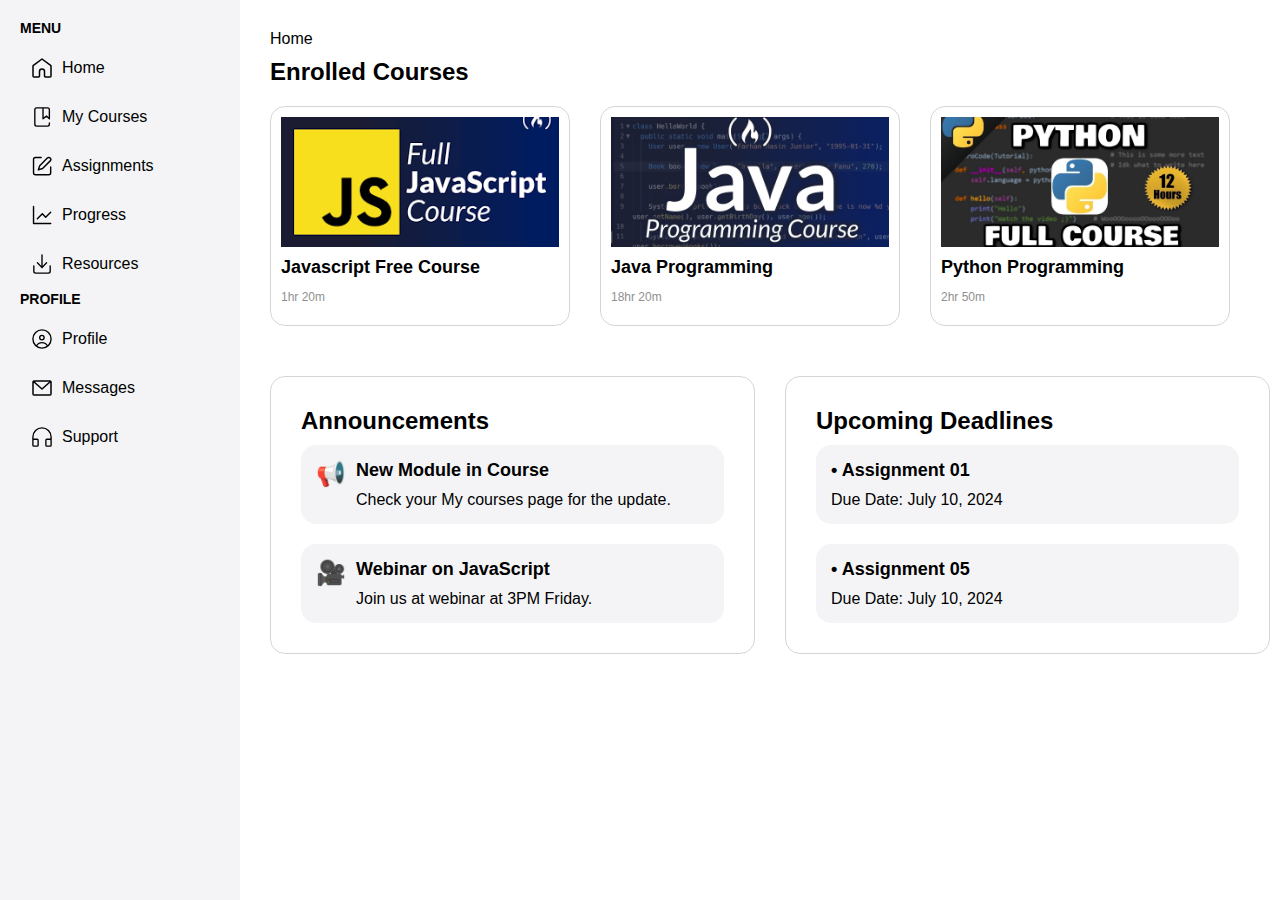
<file: index.html>
<!DOCTYPE html>
<html lang="en">
<head>
    <meta charset="UTF-8">
    <meta name="viewport" content="width=device-width, initial-scale=1.0">
    <title>Dashboard | Home</title>
    <link rel="stylesheet" href="styles.css">
    <link rel="shortcut icon" href="/assets/favicon.png" type="image/x-icon">
</head>
<body>
    <div class="main">
        <div>
            <div id="sidebar-container"></div>  
        </div>
        <div class="content">
            <p>Home</p>
            <!---  The actual section  --->
            <div class="courses">
                <h2>Enrolled Courses</h2>
                <div class="cards">
                    <div class="card">
                        <img src="./assets/js.png" alt="">
                        <h3>Javascript Free Course</h3>
                        <p>1hr 20m</p>
                    </div>
                    <div class="card">
                        <img src="./assets/java.jpg" alt="">
                        <h3>Java Programming</h3>
                        <p>18hr 20m</p>
                    </div>
                    <div class="card">
                        <img src="./assets/python.jpg" alt="">
                        <h3>Python Programming</h3>
                        <p>2hr 50m</p>
                    </div>
                </div>
            </div>
            
            <div class="info">
                <div class="ann">
                    <h2>Announcements</h2>
                    <div class="list">

                        <div class="item">
                            <div class="ann-icon">📢</div>
                            <div class="ann-content">
                                <h3>New Module in Course</h3>
                                <p>Check your My courses page for the update.</p>
                            </div>
                        </div>

                        <div class="item">
                            <div class="ann-icon">🎥</div>
                            <div class="ann-content">
                                <h3>Webinar on JavaScript</h3>
                                <p>Join us at webinar at 3PM Friday.</p>
                            </div>
                        </div>
                    </div>
                </div>

                <div class="deadlines">
                    <h2>Upcoming Deadlines</h2>

                    <div class="list">

                        <div class="item">
                            <div class="deadline-content">
                                <h3>• Assignment 01</h3>
                                <p>Due Date: July 10, 2024</p>
                            </div>
                        </div>
                         
                        <div class="item">
                            <div class="deadline-content">
                                <h3>• Assignment 05</h3>
                                <p>Due Date: July 10, 2024</p>
                            </div>
                        </div>

                    </div>
                </div>

            </div>
        </div>
    </div>
    <script>
        fetch('sidebar.html')
            .then(response => response.text())
            .then(data => {
                document.getElementById('sidebar-container').innerHTML = data;
            });
    </script>
</body>
</html>
</file>
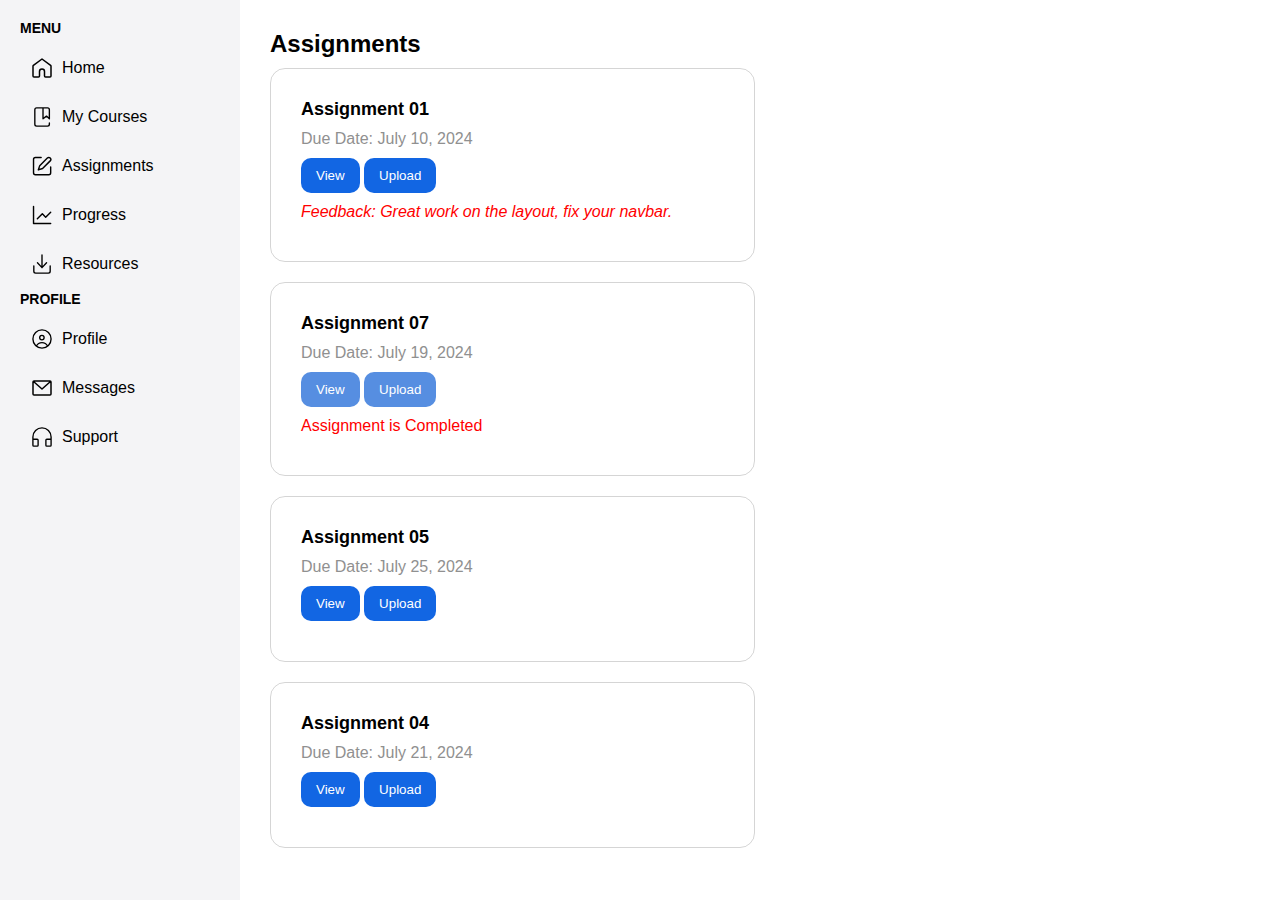
<file: assign.html>
<!DOCTYPE html>
<html lang="en">
<head>
    <meta charset="UTF-8">
    <meta name="viewport" content="width=device-width, initial-scale=1.0">
    <title>Dashboard | Assignments</title>
    <link rel="stylesheet" href="styles.css">
    <link rel="shortcut icon" href="/assets/favicon.png" type="image/x-icon">
</head>
<body>
    <div class="main">
        <div>
            <div id="sidebar-container"></div>  
        </div>

        <div class="content">
            <p></p>
            <!---  The actual section  --->
            <div class="assignments">
                <h2>Assignments</h2>
                <div class="assign-cards">
                    <div class="a-card">
                        <h3>Assignment 01</h3>
                        <p>Due Date: July 10, 2024</p>
                        <button onclick="openPDF('pdfs/Assignment01.pdf')">View</button>
                        <button onclick="showModal(this)">Upload</button>
                        <p class="status" style="margin: 10px 0; color: red;"><i>Feedback: Great work on the layout, fix your navbar.</i></p>
                    </div>

                    <div class="a-card">
                        <h3>Assignment 07</h3>
                        <p>Due Date: July 19, 2024</p>
                        <button style="background-color: #568ee1;"onclick="openPDF('pdfs/Assignment02.pdf')">View</button>
                        <button style="background-color: #568ee1;">Upload</button>
                        <p class="status" style="color : red; margin-top : 10px">Assignment is Completed</p>
                    </div>
                    
                    <div class="a-card">
                        <h3>Assignment 05</h3>
                        <p>Due Date: July 25, 2024</p>
                        <button onclick="openPDF('pdfs/Assignment01.pdf')">View</button>
                        <button onclick="showModal(this)">Upload</button>
                        <p class="status"></p>
                    </div>

                    <div class="a-card">
                        <h3>Assignment 04</h3>
                        <p>Due Date: July 21, 2024</p>
                        <button onclick="openPDF('pdfs/Assignment02.pdf')">View</button>
                        <button onclick="showModal(this)">Upload</button>
                        <p class="status"></p>
                    </div>
                </div>
            </div>
        </div>

        <div class="modal-main" id="modal-c">
            <div class="modal" id="modal">
                <div class="MContent">
                    <div class="top">
                        <h2>Submission</h2>
                        <div class="close" onclick="closeModal()">&times;</div>
                    </div>
                    <form id="submit-form">
                        <input type="file" required>
                        <button type="submit">Submit</button>
                    </form>
                </div>
            </div>
        </div>
    </div>
    
    <script>
        fetch('sidebar.html')
            .then(response => response.text())
            .then(data => {
                document.getElementById('sidebar-container').innerHTML = data;
            });

        let btn;

        function showModal(button) {
            document.getElementById("modal-c").style.transition = 'all 0.3s ease'
            document.getElementById("modal-c").style.display = 'flex';
            btn = button;
        }

        function closeModal() {
            document.getElementById("modal-c").style.display = 'none';
        }

        document.getElementById("submit-form").onsubmit = function(e) {
            e.preventDefault();
            alert("Assignment submitted");
            closeModal();

            const buttons = btn.parentElement.querySelectorAll("button");
            buttons.forEach(button => {
                button.style.backgroundColor = "#568ee1";
                button.disabled = true;
            });

            const statusElement = btn.parentElement.querySelector(".status");
            statusElement.textContent = "Assignment is completed";
            statusElement.classList.add("completed");
        }

        function openPDF(pdfUrl) {
            window.open(pdfUrl, '_blank');
        }
    </script>
</body>
</html>
</file>
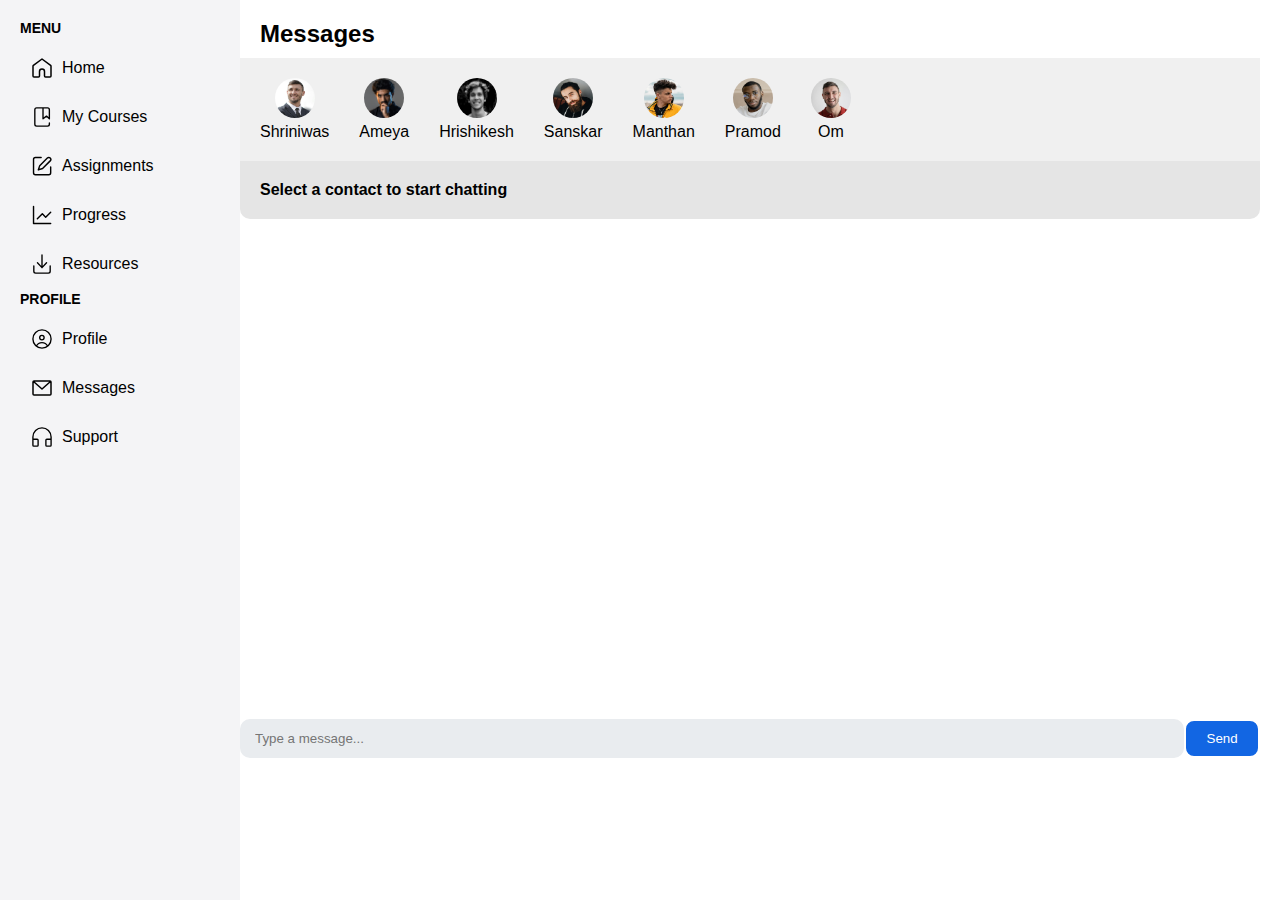
<file: messages.html>
<!DOCTYPE html>
<html lang="en">

<head>
    <meta charset="UTF-8">
    <meta name="viewport" content="width=device-width, initial-scale=1.0">
    <title>Dashboard | Messages</title>
    <link rel="stylesheet" href="styles.css">
    <link rel="shortcut icon" href="/assets/favicon.png" type="image/x-icon">
</head>

<body>
    <div>
        <div id="sidebar-container"></div>  
    </div>
    <div class="msghead">
        <h2 style="margin-left: 20px;">Messages</h2>
        <div id="app">
            <div id="navbar"></div>
            <div id="chat">
                <div id="chat-header">Select a contact to start chatting</div>
                <div id="messages"></div>
                <div id="input-area">
                    <input type="text" id="message-input" placeholder="Type a message...">
                    <button id="send-button">Send</button>
                </div>
            </div>
        </div> 
    </div>
        <script>
            
        const contacts = [
            { name: 'Shriniwas', pfp: 'pfps/shriniwas.jpg', lastMessage: 'Hey there!' },
            { name: 'Ameya', pfp: 'pfps/ameya.jpg', lastMessage: 'How are you?' },
            { name: 'Hrishikesh', pfp: 'pfps/hrishi.jpg', lastMessage: 'See you soon' },
            { name: 'Sanskar', pfp: 'pfps/sanskar.jpg', lastMessage: 'Thanks!' },
            { name: 'Manthan', pfp: 'pfps/manthan.jpg', lastMessage: 'Bye!' },
            { name: 'Pramod', pfp: 'pfps/pramod.jpg', lastMessage: 'Got it!' },
            { name: 'Om', pfp: 'pfps/om.jpg', lastMessage: 'See you soon' }
        ];

        let currentContact = null;
        const userPfp = 'pfps/profile.jpg';

        function loadContacts() {
            const navbar = document.getElementById('navbar');
            contacts.forEach(contact => {
                const div = document.createElement('div');
                div.className = 'contact';
                div.innerHTML = `
                    <img src="${contact.pfp}" alt="${contact.name}">
                    <div>${contact.name}</div>
                `;
                div.onclick = () => selectContact(contact);
                navbar.appendChild(div);
            });
        }

        function selectContact(contact) {
            currentContact = contact;
            document.getElementById('messages').innerHTML = `
                <div class="message other-message">
                    <img src="${contact.pfp}" alt="Profile Picture">
                    <span>${contact.lastMessage}</span>
                </div>
            `;
            document.getElementById('chat-header').textContent = contact.name;
        }

        function sendMessage() {
            const input = document.getElementById('message-input');
            const message = input.value.trim();
            if (message && currentContact) {
                addMessage(message, 'user-message', userPfp);
                input.value = '';
                setTimeout(() => {
                    addMessage('Thank you for your message. We will get back to you soon.', 'other-message', currentContact.pfp);
                }, 1000);
            }
        }

        function addMessage(text, className, pfp) {
            const messagesDiv = document.getElementById('messages');
            const messageDiv = document.createElement('div');
            messageDiv.className = `message ${className}`;
            messageDiv.innerHTML = `
                <img src="${pfp}" alt="Profile Picture">
                <span>${text}</span>
            `;
            messagesDiv.appendChild(messageDiv);
            messagesDiv.scrollTop = messagesDiv.scrollHeight;
        }

        loadContacts();

        document.getElementById('send-button').addEventListener('click', sendMessage);
        document.getElementById('message-input').addEventListener('keypress', function(event) {
            if (event.key === 'Enter') {
                sendMessage();
            }
        });

        fetch('sidebar.html')
                    .then(response => response.text())
                    .then(data => {
                        document.getElementById('sidebar-container').innerHTML = data;
        });



        </script>
</body>

</html>
</file>
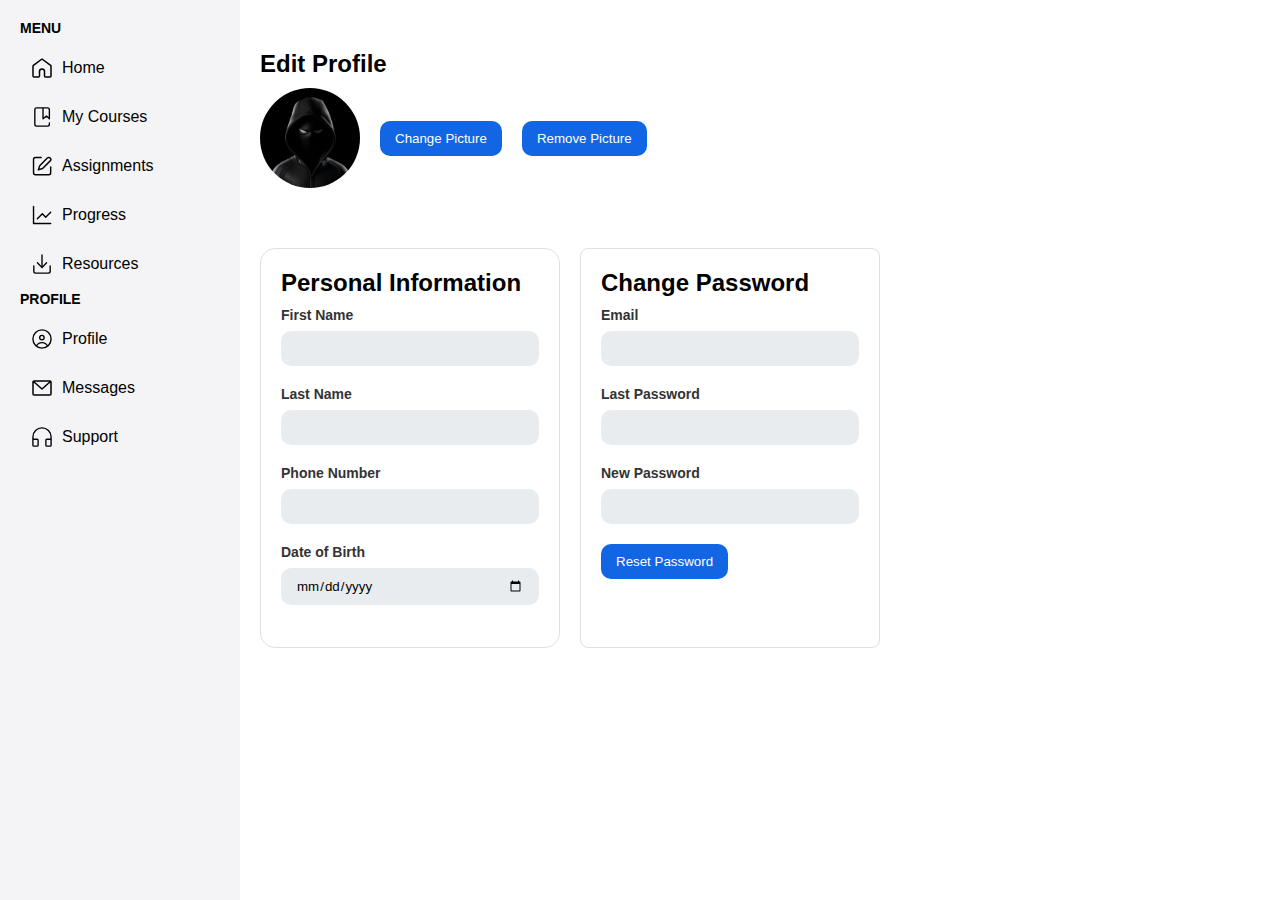
<file: profile.html>
<!DOCTYPE html>
<html lang="en">
<head>
    <meta charset="UTF-8">
    <meta name="viewport" content="width=device-width, initial-scale=1.0">
    <title>Dashboard | Profile</title>
    <link rel="stylesheet" href="styles.css">
    <link rel="shortcut icon" href="/assets/favicon.png" type="image/x-icon">
</head>
<body>
    <div class="main">
        <div>
            <div id="sidebar-container"></div>  
        </div>
            <!-- Profile Page -->
            <div class="profile-page">
                <h2>Edit Profile</h2>
                <div class="profile-section">
                    <img src="./assets/pfp.png" alt="Profile Picture" id="profile-pic">
                    <button onclick="changePicture()">Change Picture</button>
                    <button onclick="removePicture()">Remove Picture</button>
                </div>
                <div class="profile-grp">
                    <div class="personal-info">
                        <h2>Personal Information</h2>
                        <form>
                            <div class="form-group">
                                <label for="first-name">First Name</label>
                                <input type="text" id="first-name" name="first-name">
                            </div>
                            <div class="form-group">
                                <label for="last-name">Last Name</label>
                                <input type="text" id="last-name" name="last-name">
                            </div>
                            <div class="form-group">
                                <label for="phone-number">Phone Number</label>
                                <input type="text" id="phone-number" name="phone-number">
                            </div>
                            <div class="form-group">
                                <label for="dob">Date of Birth</label>
                                <input type="date" id="dob" name="dob">
                            </div>
                        </form>
                    </div>
                    <div class="change-password">
                        <h2>Change Password</h2>
                        <form>
                            <div class="form-group">
                                <label for="email">Email</label>
                                <input type="email" id="email" name="email">
                            </div>
                            <div class="form-group">
                                <label for="last-password">Last Password</label>
                                <input type="password" id="last-password" name="last-password">
                            </div>
                            <div class="form-group">
                                <label for="new-password">New Password</label>
                                <input type="password" id="new-password" name="new-password">
                            </div>
                            <button type="button" onclick="resetPassword()">Reset Password</button>
                        </form>
                    </div>
                </div>
                
            </div>
        </div>
    </div>
    <script>
        fetch('sidebar.html')
            .then(response => response.text())
            .then(data => {
                document.getElementById('sidebar-container').innerHTML = data;
        });

        function changePicture() {

            const input = document.createElement('input');
            input.type = 'file';
            input.accept = 'image/*';
            
            input.addEventListener('change', function(event) {
                const file = event.target.files[0];
                if (file) {
                    const reader = new FileReader();
                    reader.onload = function(e) {
                        const profilePic = document.getElementById('profile-pic');
                        profilePic.src = e.target.result;
                    }
                    reader.readAsDataURL(file);
                }
            });
            
            input.click();
        }

        function removePicture() {
            const profilePic = document.getElementById('profile-pic');
            profilePic.src = "./assets/camera2.svg"; 
        }

        function resetPassword() {
            alert('Password has been changed.')
        }

    </script>
</body>
</html>
</file>
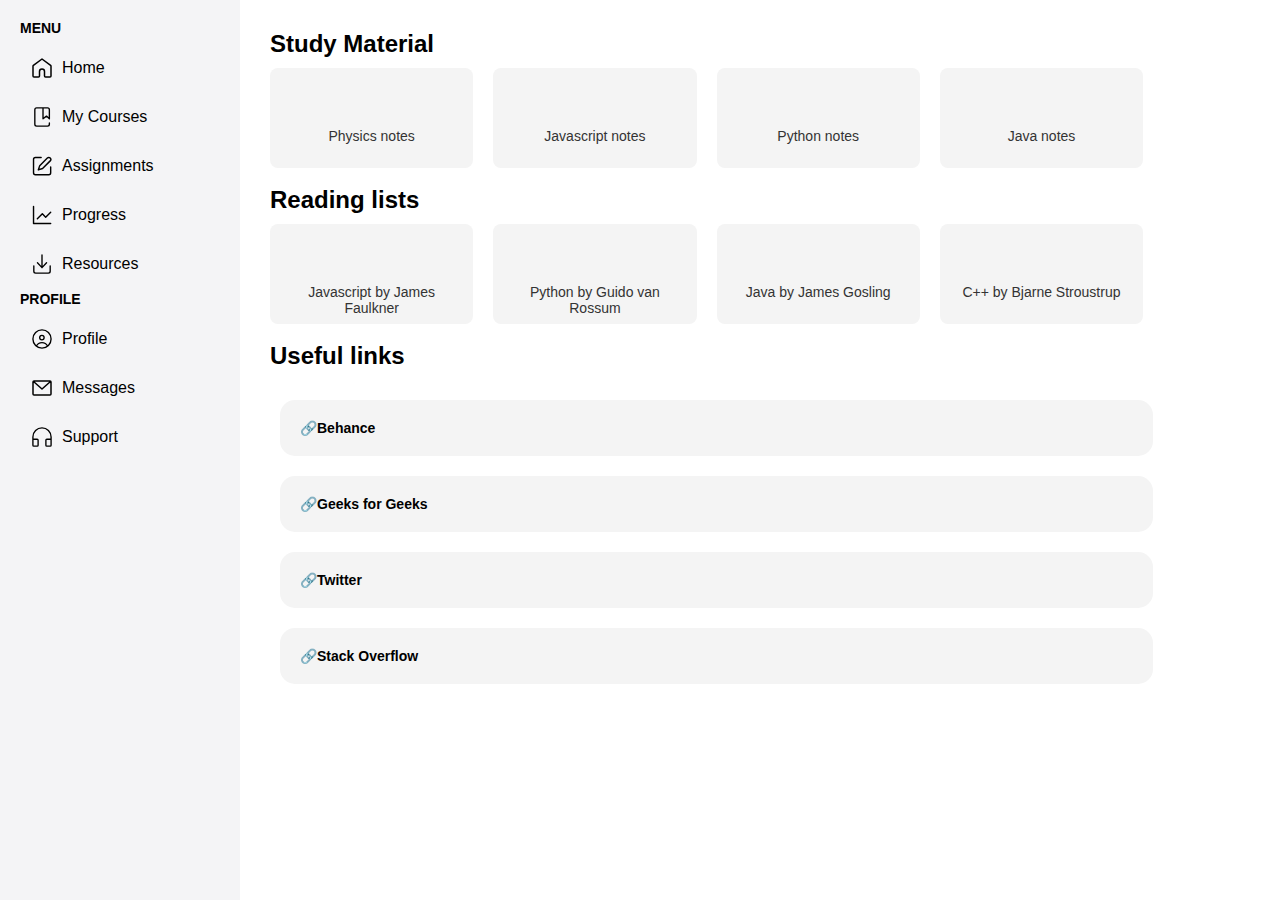
<file: resources.html>
<!DOCTYPE html>
<html lang="en">
<head>
    <meta charset="UTF-8">
    <meta name="viewport" content="width=device-width, initial-scale=1.0">
    <title>Dashboard | Recources</title>
    <link rel="stylesheet" href="styles.css">
    <link rel="shortcut icon" href="/assets/favicon.png" type="image/x-icon">
</head>
<body>
    <div class="main">
        <div>
            <div id="sidebar-container"></div>  
        </div>

            <div class="resources">
                <h2>Study Material</h2>
                <div class="section">
                    <div class="section-item">
                        <a href="./resources/physics-notes.pdf" download="physics-notes">
                        <div class="placeholder"></div>
                        <p>Physics notes</p>
                        </a>
                    </div>
                    <div class="section-item">
                        <a href="resources/javascript_tutorial.pdf" download="javascript_tutorial.pdf">
                        <div class="placeholder"></div>
                        <p>Javascript notes</p>
                    </a>
                    </div>
                    <div class="section-item">
                        <a href="resources/Tutorial_EDIT.pdf" download="Tutorial_EDIT.pdf">
                        <div class="placeholder"></div>
                        <p>Python notes</p></a>
                    </div>
                    <div class="section-item">
                        <a href="./resources/java_tutorial.pdf" download="java_tutorial">
                        <div class="placeholder"></div>
                        <p>Java notes</p>
                        </a>
                    </div>
                </div>
                <br>
                <h2>Reading lists</h2>
                <div class="section">
                    <div class="section-item">
                        <div class="placeholder"></div>
                        <a href="./resources/java_tutorial.pdf" download="java_tutorial">
                        <p>Javascript by James Faulkner</p>
                        </a>
                    </div>
                    <div class="section-item">
                        <a href="./resources/java_tutorial.pdf" download="java_tutorial">
                        <div class="placeholder"></div>
                        <p>Python by Guido van Rossum</p>
                        </a>
                    </div>
                    <div class="section-item">
                        <a href="./resources/java_tutorial.pdf" download="java_tutorial">
                        <div class="placeholder"></div>
                        <p>Java by James Gosling</p>
                        </a>
                    </div>
                    <div class="section-item">
                        <a href="./resources/java_tutorial.pdf" download="java_tutorial">
                        <div class="placeholder"></div>
                        <p>C++ by Bjarne Stroustrup</p>
                        </a>
                    </div>
                </div>
                <br>
                <h2>Useful links</h2>
                <div class="useful-links">
                    <a href="https://www.behance.net/">🔗Behance</a>
                    <a href="https://www.geeksforgeeks.org/">🔗Geeks for Geeks</a>
                    <a href="https://twitter.com/?lang=en">🔗Twitter</a>
                    <a href="https://stackoverflow.com/">🔗Stack Overflow</a>
                </div>
            </div>
        </div>
    </div>
    <script>
        fetch('sidebar.html')
            .then(response => response.text())
            .then(data => {
                document.getElementById('sidebar-container').innerHTML = data;
        });
    </script>
</body>
</html>
</file>
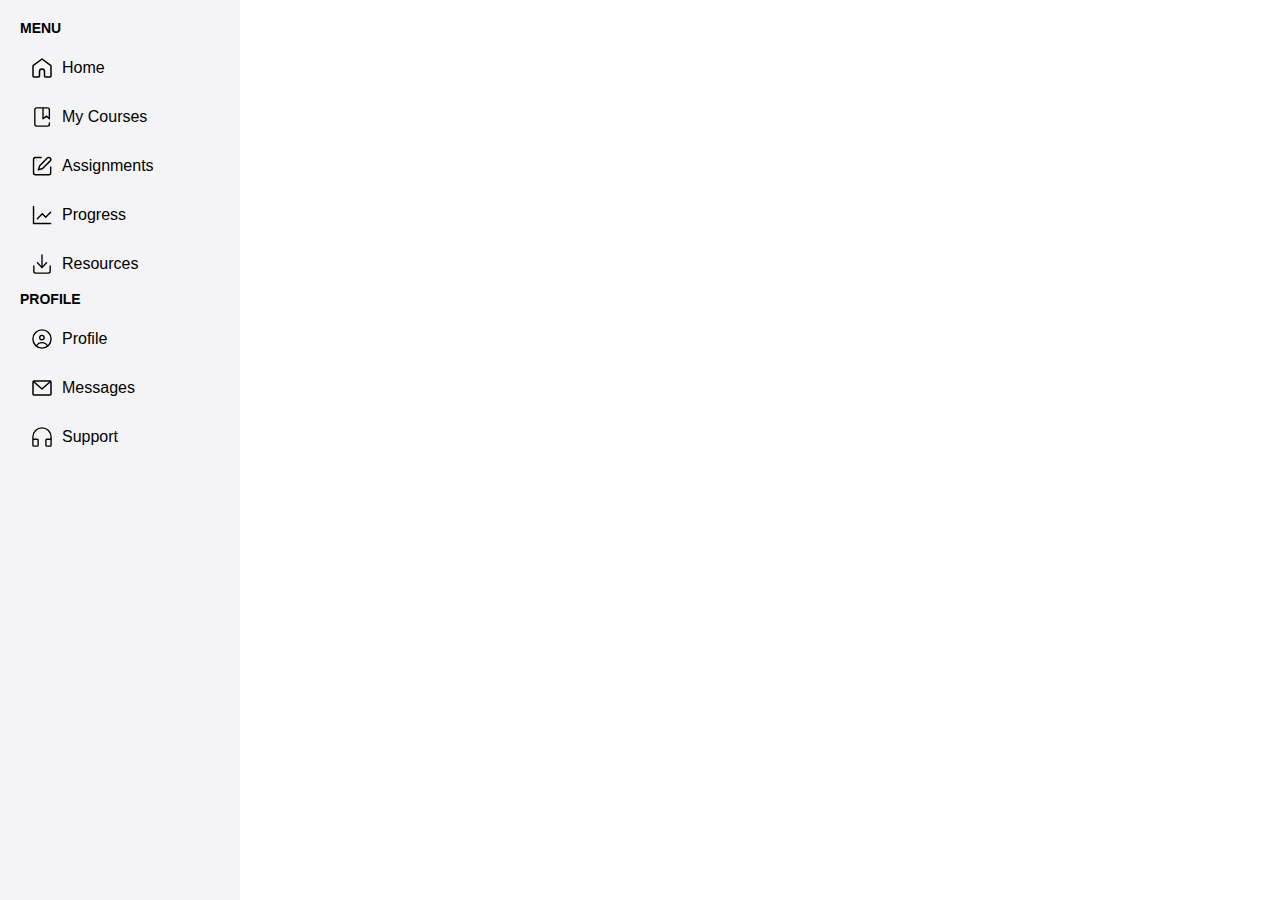
<file: sidebar.html>
<!DOCTYPE html>
<html lang="en">
  <head>
    <meta charset="UTF-8" />
    <meta name="viewport" content="width=device-width, initial-scale=1.0" />
    <title>Sidebar Component</title>
    <script async src="https://basicons.xyz/embed.js"></script>
    <style>
      :root {
        --main-color: #f4f4f6;
        --transition: all 0.3s ease;
        --active-bg-color: #1266e3;
        --active-text-color: #fff;
      }

      * {
        margin: 0;
        padding: 0;
        box-sizing: border-box;
        font-family: "Inter", sans-serif;
      }

      body {
        color: var(--text-color);
        background-color: white;
      }

      .main {
        display: flex;
        min-height: 100vh;
      }

      .sidebar {
        position: sticky;
        width: 240px;
        background-color: var(--main-color);
        padding: 20px;
        height: 100vh;
        overflow-y: auto;
      }

      .sidebar-heading {
        font-size: 14px;
        color: var(--text-light);
        margin-bottom: 10px;
        text-transform: uppercase;
      }

      .menu {
        list-style-type: none;
      }

      .side-item {
        display: flex;
        align-items: center;
        gap: 10px;
        padding: 12px;
        margin-bottom: 5px;
        border-radius: 8px;
        cursor: pointer;
        transition: var(--transition);
      }

      .side-item:hover {
        background-color: white;
      }

      .side-item.active {
        background-color: blue;
        color: var(--active-text-color);
      }

      .side-item a {
        display: flex;
        align-items: center;
        gap: 10px;
        color: inherit;
        text-decoration: none;
        width: 100%;
      }

      .side-item a:hover {
        text-decoration: none;
      }

      .side-item img {
        width: 20px;
        height: 20px;
      }

      .content {
        flex-grow: 1;
        padding: 30px;
        overflow-y: auto;
      }
    </style>
  </head>
  <body>
    <div class="main">
      <div class="sidebar">
        <nav>
          <h2 class="sidebar-heading">Menu</h2>
          <ul class="menu">
            <li class="side-item">
              <a href="index.html"><img src="/assets/home.svg" alt="" /><span>Home</span></a>
            </li>
            <li class="side-item">
              <a href="mycourses.html"><img src="/assets/my-courses.svg" alt="" /><span>My Courses</span></a>
            </li>
            <li class="side-item">
              <a href="assign.html"><img src="/assets/assignment.svg" alt="" /><span>Assignments</span></a>
            </li>
            <li class="side-item">
              <a href="progressbar.html"><img src="/assets/progress.svg" alt="" /><span>Progress</span></a>
            </li>
            <li class="side-item">
              <a href="resources.html"><img src="/assets/resources.svg" alt="" /><span>Resources</span></a>
            </li>
          </ul>
          <h2 class="sidebar-heading">Profile</h2>
          <ul class="menu">
            <li class="side-item">
              <a href="profile.html"><img src="/assets/pfp.svg" alt="" /><span>Profile</span></a>
            </li>
            <li class="side-item">
              <a href="messages.html"><img src="/assets/messages.svg" alt="" /><span>Messages</span></a>
            </li>
            <li class="side-item">
              <a href="support.html"><img src="/assets/support.svg" alt="" /><span>Support</span></a>
            </li>
          </ul>
        </nav>
      </div>
    </div>
  </body>
</html>
</file>
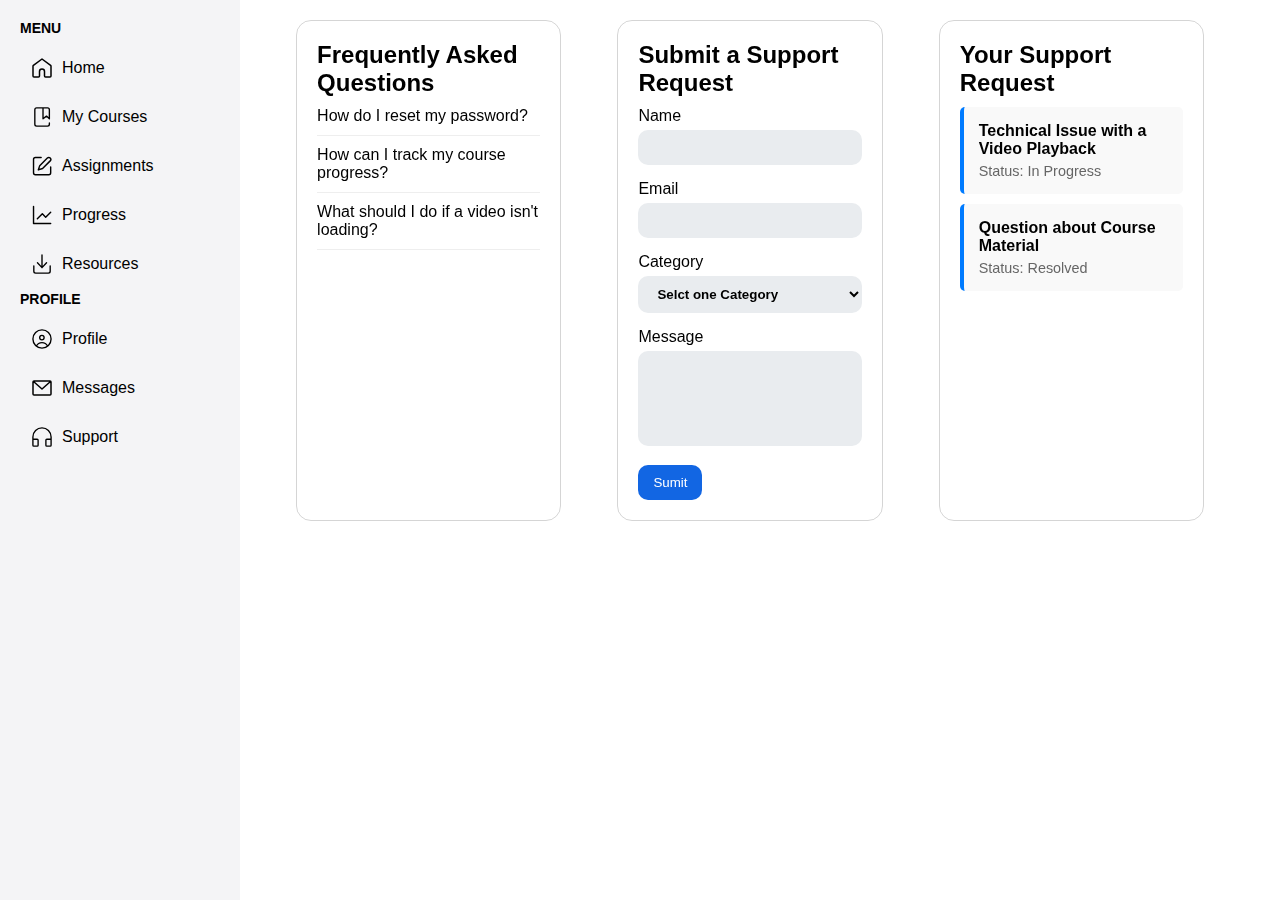
<file: support.html>
<!DOCTYPE html>
<html lang="en">

<head>
    <meta charset="UTF-8">
    <meta name="viewport" content="width=device-width, initial-scale=1.0">
    <title>Dashboard | Support</title>
    <link rel="stylesheet" href="styles.css">
    <link rel="shortcut icon" href="/assets/favicon.png" type="image/x-icon">
    <script async src="https://basicons.xyz/embed.js"> </script>
</head>

<body>
    <div>
        <div id="sidebar-container"></div>  
    </div>
    <div class="supp-container">

        <div class="supp-grid">

            <div class="supp-card">

                <h2>Frequently Asked Questions</h2>

                <ul class="faq-list">
                    <li class="faq-item">
                        <div class="faq-question">How do I reset my password?</div>
                        <div class="faq-answer">To reset your password, click on the "Forgot Password" link on the login
                            page and follow the instructions sent to your email.</div>
                    </li>

                    <li class="faq-item">
                        <div class="faq-question">How can I track my course progress?</div>
                        <div class="faq-answer">You can view your course progress on the Progress Tracker page, which
                            shows your completed courses, watch time, and achievements.</div>
                    </li>

                    <li class="faq-item">
                        <div class="faq-question">What should I do if a video isn't loading?</div>
                        <div class="faq-answer">First, try refreshing the page. If the issue persists, clear your
                            browser cache or try a different browser. If you're still having trouble, please submit a
                            support request.</div>
                    </li>
                </ul>

            </div>

            <div class="supp-card">

                <h2>Submit a Support Request</h2>

                <form class="supp-form" id="myform">
                    <label for="name">Name</label>
                    <input type="text" class="name" id="name" required>

                    <label for="email">Email</label>
                    <input type="email" name="email" id="email" required>

                    <label for="cate">Category</label>
                    <select name="cate" id="cate" required>
                        <option>Selct one Category</option>
                        <option value="technicalsupport">Technical Support</option>
                        <option value="academicassistance">Academic Assistance</option>
                        <option value="other">Other</option>
                    </select>

                    <label for="message">Message</label>
                    <textarea name="message" id="message" rows="5" required></textarea>

                    <button type="submit">Sumit</button>

                </form>

            </div>

            <div class="supp-card">

                <h2>Your Support Request</h2>

                <ul class="request-list">
                    <li class="request-item">
                        <strong>Technical Issue with a Video Playback</strong>
                        <p class="request-status">Status: In Progress</p>
                    </li>

                    <li class="request-item">
                        <strong>Question about Course Material</strong>
                        <p class="request-status">Status: Resolved</p>
                    </li>
                </ul>

            </div>

        </div>

    </div>

    <script>
        document.querySelectorAll('.faq-question').forEach(question => {
            question.addEventListener('click', () => {
                const answer = question.nextElementSibling;
                answer.style.display = answer.style.display === 'block' ? 'none' : 'block';
            });
        });

        document.getElementById('myform').addEventListener('submit', function (event) {

            event.preventDefault();

            alert('Response Submitted Successfully !!');

            location.reload();

        });

        fetch('sidebar.html')
            .then(response => response.text())
            .then(data => {
                document.getElementById('sidebar-container').innerHTML = data;
        });
    </script>

</body>

</html>
</file>
<file: styles.css>
/* Boiler Plate code */
* {
    margin: 0;
    padding: 0;
    box-sizing: border-box;
    font-family: 'Inter', sans-serif;
}

button{
    padding: 10px 15px;
    border-radius: 10px;
    border: none;
    cursor: pointer;
    color: #fff;
    background-color: #1266E3 ;
}

button:hover{
    transform: translateY(-2px);
    transition: all 0.3s ease;
    box-shadow: 0 4px 10px rgba(0, 0, 0, 0.1);
}
/* Home styling */
#sidebar-container {
    top: 0;
    position: sticky;
}

.courses {
    padding: 10px 0;
}

.cards {
    width: 1000px;
    padding: 10px 0;
    display: flex;
    flex-wrap: wrap;
    gap: 30px;
}

.card {
    width: 300px;
    height: 220px;
    border-radius: 15px;
    border: 1px solid #0000002a;
    display: flex;
    flex-direction: column;
    cursor: pointer;
    overflow: hidden;
}

.card img {
    width: 100%;
    height: 150px;
    object-fit: cover;
    padding: 10px;
}

.card h3 {
    padding: 0 10px;
    font-weight: 600;
}

.card p {
    font-size: 12px;
    padding: 2px 10px;
    color: #909090;
}

.card:hover {
    transform: translateY(-5px);
    transition: all 0.3s ease;
    box-shadow: 0 4px 10px rgba(0, 0, 0, 0.1);
}

h2 {
    font-size: 24px;
    font-weight: 600;
    margin-top: 0;
    margin-bottom: 10px;
    color: #000000;
}

h3 {
    font-size: 18px;
    font-weight: 600;
    margin-bottom: 10px;
}

.info {
    display: flex;
    gap: 30px;
    width: 1000px;
    margin-top: 30px;
}

.ann, .deadlines {
    width: 485px;
    height: auto;
    border: 1px solid #0000002a;
    border-radius: 15px;
    padding: 30px;
}

.list {
    display: flex;
    flex-direction: column;
    gap: 20px;
}

.item {
    display: flex;
    align-items: flex-start;
    gap: 10px;
    padding: 15px;
    background-color: #F4F4F6;
    border-radius: 15px;
}

.item:hover {
    cursor: pointer;
    transform: translateX(-5px);
    transition: all 0.3s ease;
    box-shadow: 0 4px 10px rgba(0, 0, 0, 0.1);
}

.ann-icon {
    font-size: 24px;
}

/* Assignments Page */
.assign-cards{
    display: flex;
    flex-wrap: wrap;
    gap: 20px;
}

.a-card{
    width: 485px;
    height: auto;
    border: 1px solid #0000002a;
    border-radius: 15px;
    padding: 30px;
}
.a-card:hover{
    transform: translateY(-5px);
    transition: all 0.3s ease;
    box-shadow: 0 4px 10px rgba(0, 0, 0, 0.1);
}
.a-card p{
    color: #909090;
    margin-bottom: 10px;
}

.modal-main{
    display: none;
    position: fixed;
    z-index: 1;
    justify-content: center;
    align-items: center;
    width: 100%;
    height: 100%;
    overflow: auto;
    background-color: rgba(0, 0, 0, 0.4);
}
.modal{
    width: 485px;
    height: auto;
    background-color: #ffffff;
    border-radius: 15px;
}

.MContent{
    display: flex;
    flex-direction: column;
    padding: 10px;
}
.top{
    display: flex;
    align-items: center;
    justify-content: space-between;
}
.close{
    color: red;
}
.MContent input{
    margin-bottom: 10px;
}

.close{
    cursor : pointer;
    padding: 2px 4px;
}


/* Messages */

.msghead{
    flex-grow: 1;
    box-sizing: border-box;
    overflow-y: auto;
    padding-right: 20px;
    background-color: #fff;
    color: black;
    padding-top: 20px;
    position: fixed;
    top: 0;
    left: 240px; 
    width: calc(100% - 240px); 
    text-align: left;
}

h1{
    height: 60px;
}

#app { 
    display: flex; 
    flex-direction: column; 
    height: 80vh; 
}

#navbar { 
    background: #f0f0f0; 
    display: flex; 
    padding: 10px; 
    /* overflow-x: auto; 
    white-space: nowrap;  */
}

.contact { 
    padding: 10px; 
    cursor: pointer; 
    display: flex; 
    flex-direction: column; 
    align-items: center; 
    margin-right: 10px; 
}

.contact img { 
    width: 40px; 
    height: 40px; 
    border-radius: 50%; 
    margin-bottom: 5px; 
}

#chat { 
    flex-grow: 1; 
    display: flex; 
    flex-direction: column; 
}


#messages { 
    flex-grow: 1; 
    overflow-y: auto; 
    padding: 20px; 
}

.message { 
    margin-bottom: 10px; 
    padding: 10px; 
    border-radius: 15px; 
    max-width: 60%; 
    display: flex; 
    align-items: flex-start; 
}

.message img { 
    width: 30px; 
    height: 30px; 
    border-radius: 50%; 
    margin-right: 10px; 
}

.user-message { 
    background: #007bff; 
    color: #fff;
    align-self: flex-end; 
    margin-right: 20px;
    flex-direction: row-reverse; 
    margin-left: auto; 
}

.user-message img { 
    margin-right: 0; 
    margin-left: 10px; 
}

.other-message { 
    background: #f0f0f0; 
}
#input-area { 
    padding: 20px 0px; 
    background: #fff; 
    display: flex; 
}

#chat-header { 
    padding: 20px; 
    background: #e5e5e5; 
    font-weight: bold; 
    border-bottom-left-radius: 10px;
    border-bottom-right-radius: 10px;
}

input { 
    width: 100%;
    padding: 10px 15px;
    border-radius: 10px;
    border: none;
    cursor: pointer;
    background-color: #e9ecef;
}

#send-button { 
    width: 80px;
    padding: 10px; 
    border: 2px solid white;
    border-top-right-radius: 10px;
    border-bottom-right-radius: 10px;
    outline: none;
}


#message-input:hover{
    background-color: #e9ecef;
    font-weight: 600;
    color: black;
    transition: ease-in;
}


/* Support */


.supp-container{
    box-sizing: border-box;
    position: fixed;
    top: 0;
    left: 240px; 
    width: calc(100% - 240px);
    padding-top: 20px ;
    padding-right: 20px;
}

h1{
    margin-bottom: 30px ;
}

.supp-grid{
    display: flex;
    justify-content: space-evenly;
}


.supp-card{
    height: auto;
    width: 26%;
    border-radius: 15px;
    border: 1px solid #0000002a;
    padding: 20px;
}

.supp-card:hover{
    transform: translateY(-5px);
    transition: all 0.3s ease;
    box-shadow: 0 4px 10px rgba(0, 0, 0, 0.1);
}
ul{
    list-style: none;
    padding: 0;
}

.faq-item{
    margin-bottom: 10px;
    padding-bottom: 10px;
    border-bottom: 1px solid #eee;
}

.faq-question{
    font-weight: 500;
    cursor: pointer;
}

.faq-question:hover{
    transform: translateY(-2px);
    transition: all 0.3s ease;
}

.faq-answer{
    display: none;
    transition: all 0.5s ease;
    margin-top: 10px;
    line-height: 1.5;
    font-size: 12px;
    color: #666;

}

.supp-form label{
    display: block;
    margin-bottom: 5px;
    font-weight: 500;
}

.supp-form input,
.supp-form textarea,
.supp-form select {
    margin-bottom: 15px;
    margin-right: 10px;
    width: 100%;
    padding: 10px 15px;
    border-radius: 10px;
    border: none;
    cursor: pointer;
    background-color: #e9ecef;
    font-family: 'Inter', sans-serif;
    font-weight: 600;
    color: black;
    transition: ease-in;
    resize : none;
}
.request-item{
    padding: 15px;
    margin-bottom: 10px;
    border-radius: 5px;
    border-left: 4px solid #007bff ;
    background-color: #f9f9f9;
}

.request-status{
    font-size: 0.9em;
    color: #666;
    margin-top: 5px;
}


/* my curses */

.my-courses{
    height: fit-content;
    width: 100%;
    padding: 3em;
    flex-grow: 2;
}

.my-courses h1{
    font-weight: 600;
    margin-bottom: 1em;
}

#courses{
    height: fit-content;
    width: 100%;
    display: flex;
    flex-direction: column;
    gap: 20px;
}

.course{
    min-height: 200px;
    height: fit-content;
    flex-grow: 1;
    background-color: rgb(233,233,233);
    border: 1.5px solid gray;
    border-radius: 20px;
    padding: 1.2em;
    
    display: flex;
    flex-wrap: wrap;
    gap: 30px;

}

.img{
    height: 220px;
    width: 380px;
    flex-basis: 300px;
    object-fit:fill;
    border-radius: 10px;
}

.course-info{
    flex-grow: 1;
    display: flex;
    flex-direction: column;
    gap: 50px;
}

.course-info div small{
    display: block;
    color: #b3b3b3;
    font-weight: bold;
    margin-bottom: 5px;
}

.progress-bar-wrapper{
    height: 10px;
    min-width: 60%;
    max-width: 500px;
    border-radius: 10px;
    background-color: #b3b3b3;
    display: inline-block;
}

.progress-bar{
    height: 100%;
    border-radius: 10px;
    background-color: #0057d6;
}

.course-info button{
    width: fit-content;
    padding: .5em 2em;
    background-color: #1166e3;
    color: white;
    border: none;
    border-radius: 10px;
}

.course-info button:hover{
    cursor: pointer;
    background-color: #186dee;
}

.progress-percentage{
    display: inline;
    margin-left: 5px;
}



.no-border{
    border: none;
}

.skeleton {
    position: relative;
}
.skeleton::before {
    content: '';
    position: absolute;
    top: 0;
    left: 0;
    width: 100%;
    height: 100%;
    border-radius: 15px;
    z-index: 10;
    background: linear-gradient(90deg, #eee, #f9f9f9, #eee);
    background-size: 200%;
    animation: skeleton 1s infinite reverse;
}
@keyframes skeleton {
    0% {
        background-position: -100% 0;
    }
    100% {
        background-position: 100% 0;
    }
}

@media screen and (max-width:1200px){
    .img{
        width: 100%;
    }
    .course{
        flex-direction: column;
    }
}

/* ProgressBar */
.progress{
    display: inline-flex;
}
.dash-container {
    max-width: 1000px;
    flex-grow: 1;
    padding: 20px;
}
.dash-grid {
    display: flex;  
    gap: 25px;
    flex-wrap: wrap;
}
.info-box {
    background-color: #fff;
    border-radius: 15px;
    box-shadow: 0 2px 4px rgba(0,0,0,0.1);
    padding: 15px;
}
.progress-bars{
    background-color: #e2e8f0;
    border-radius: 5px;
    height: 10px;
    margin-bottom: 10px;
    overflow: hidden;
}
.progress-fill {
    background-color: #4299e1;
    height: 100%;
    border-radius: 5px;
    transition: width 0.5s;
}
.milestone-list, .course-list {
    list-style-type: none;
    padding: 0;
}
.milestone-item, .course-item {
    margin-bottom: 10px;
}
.achievement-grid {
    display: grid;
    grid-template-columns: repeat(3, 1fr);
    gap: 10px;
    text-align: center;
}



/* Profile Page Styling */
.profile-page {
    padding: 20px;
    margin-top: 30px;
}

.profile-grp{
    display: flex;
    align-items: center;
    justify-content: center;
    gap: 20px;
}
.profile-section {
    display: flex;
    align-items: center;
    gap: 20px;
    margin-bottom: 20px;
}

.profile-section img {
    width: 100px;
    height: 100px;
    border-radius: 50%;
}

/* Personal Information Section */
.personal-info {
    height: 400px;
    width: 300px;
    margin-top: 40px;
    padding: 20px;
    background-color: #ffffff;
    border: 1px solid #e0e0e0;
    border-radius: 15px;
}


.form-group {
    display: flex;
    flex-direction: column;
    margin-bottom: 20px;
}

.form-group label {
    margin-bottom: 8px;
    font-weight: 600;
    font-size: 14px;
    color: #333;
}


.form-group input:focus {
    border-color: #007bff;
    outline: none;
}

/* Change Password Section */
.change-password {
    height: 400px;
    width: 300px;
    margin-top: 40px;
    padding: 20px;
    background-color: #ffffff;
    border: 1px solid #e0e0e0;
    border-radius: 8px;
}

.change-password .form-group {
    margin-bottom: 20px;
}

.change-password .form-group label {
    margin-bottom: 8px;
    font-weight: 600;
    font-size: 14px;
    color: #333;
}

/* Resources */
.resources{
    margin: 30px;
}
.resources .section {
    display: flex;
    flex-wrap: wrap;
    gap: 20px;
}

.resources .section-item {
    width: calc(25% - 20px); 
    height: 100px;
    background-color: #f4f4f4;
    border-radius: 8px;
    padding: 20px;
    text-align: center;
}

.resources .section-item p {
    font-size: 14px;
    color: #333;
    margin-top: 40px;
}

.resources .useful-links {
    margin-top: 20px;
}

.resources a {
    display: inline-block;
    font-size: 14px;
    color: #000000;
    text-decoration: none;
}

.section-item:hover {
    transform: translateY(-5px);
    transition: all 0.3s ease;
    box-shadow: 0 4px 10px rgba(0, 0, 0, 0.1);
}

.useful-links{
    display: flex;
    flex-direction: column;
}
.useful-links a{
    padding: 20px;
    background-color: #f4f4f4;
    border-radius: 15px;
    margin: 10px;
    font-weight: 600;
}
.useful-links a:hover{
    transform: translateY(-5px);
    transition: all 0.3s ease;
    box-shadow: 0 4px 10px rgba(0, 0, 0, 0.1);
}
</file>
